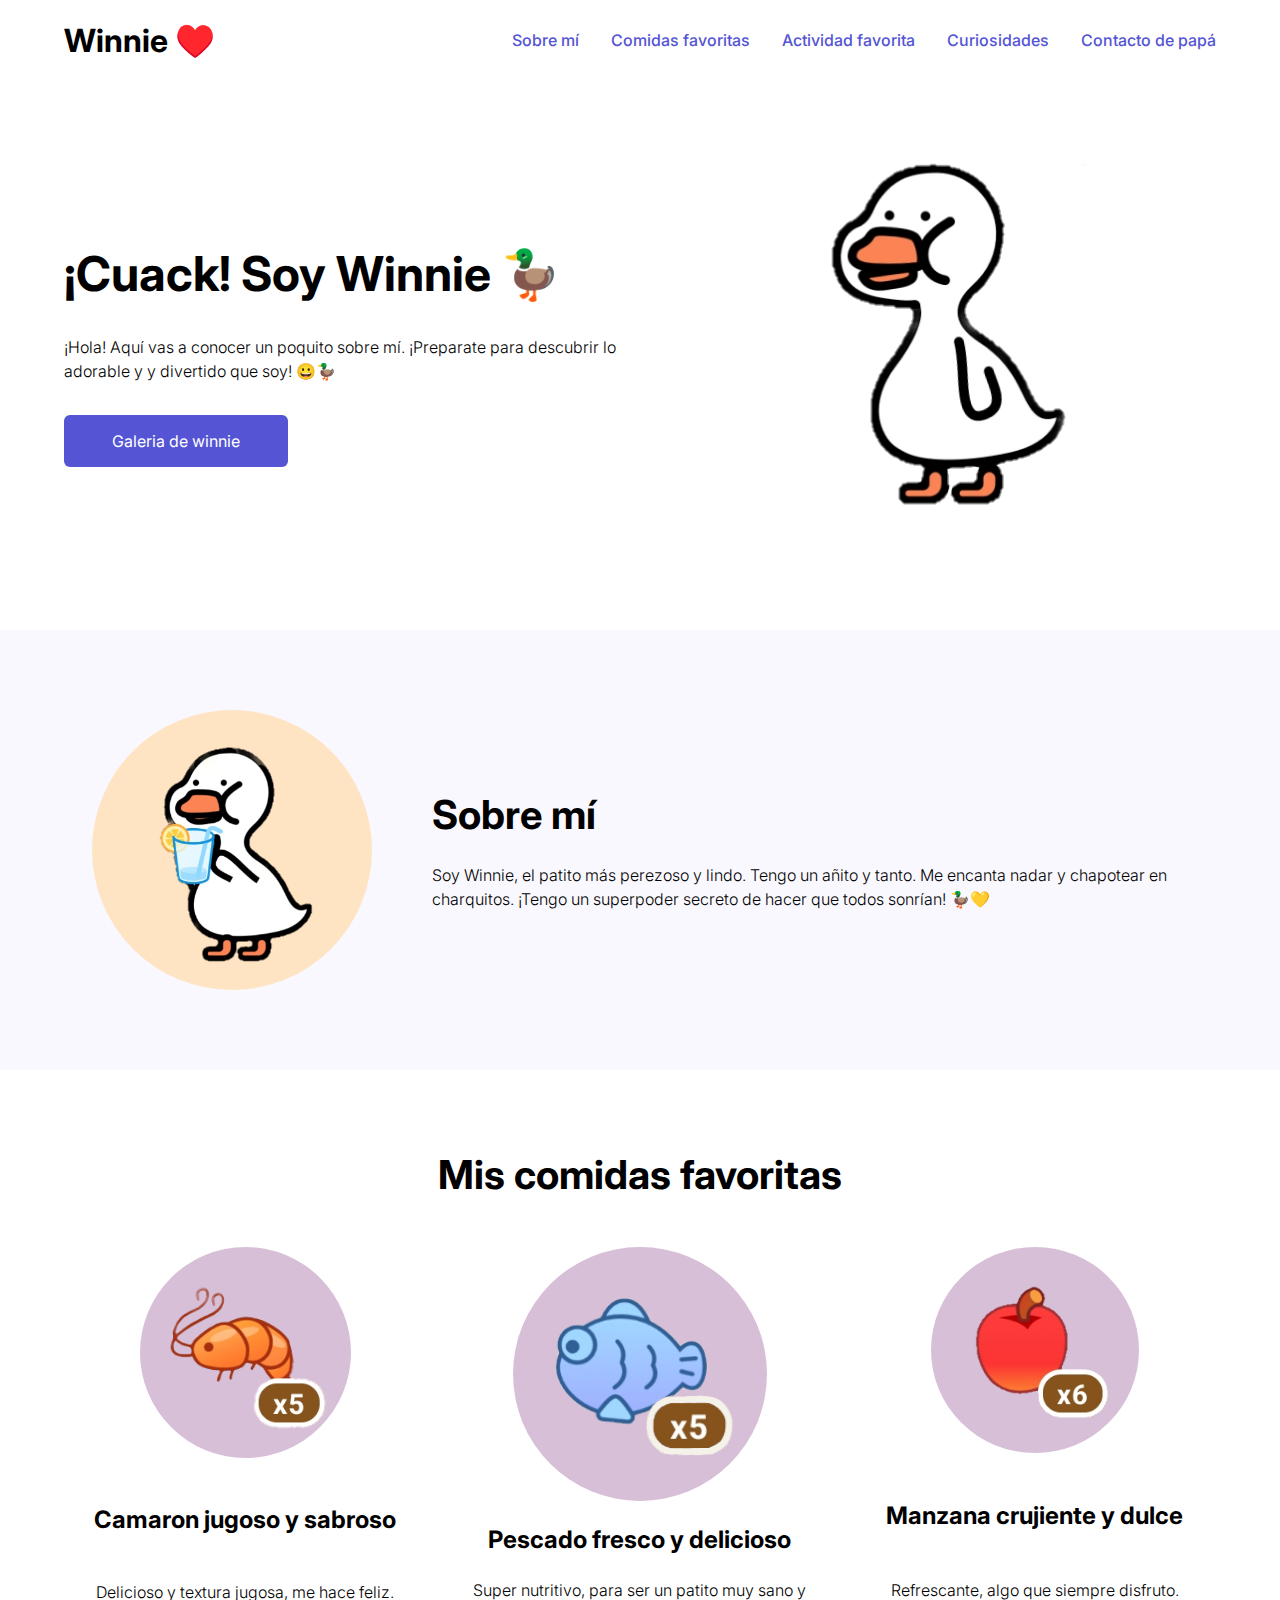
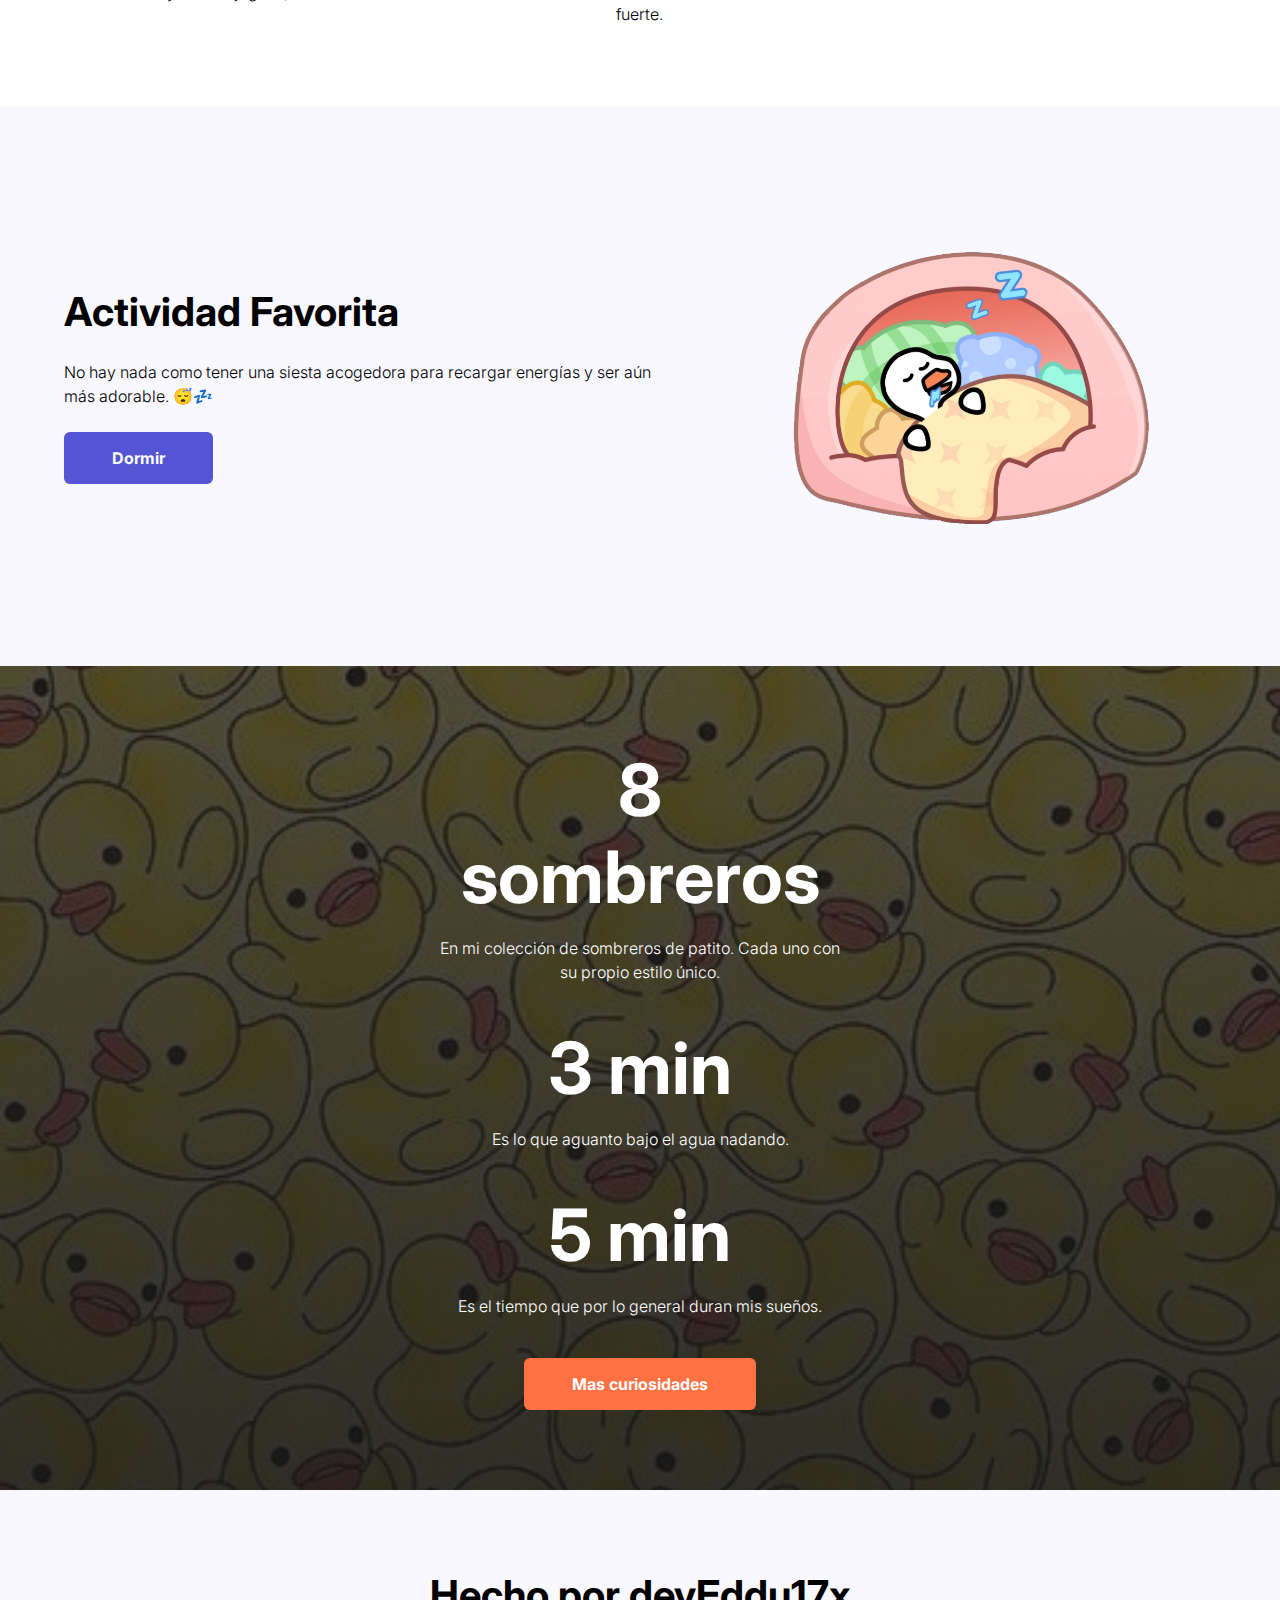
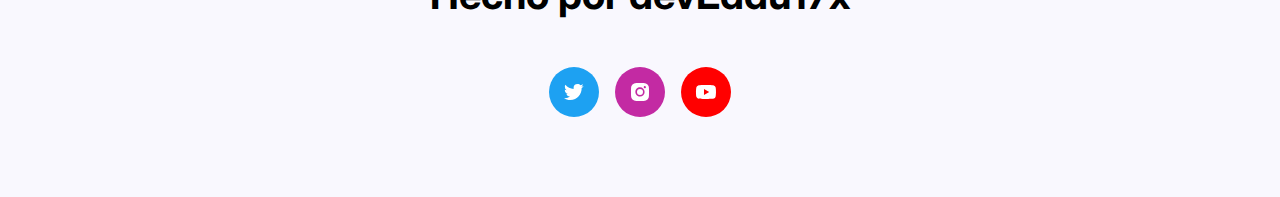
<file: index.html>
<!DOCTYPE html>
<html lang="en">

<head>
    <meta charset="UTF-8">
    <meta name="viewport" content="width=device-width, initial-scale=1.0">
    <title>Winnie | Blog</title>
    <link rel="stylesheet" href="css/style.css">
    <link rel="preconnect" href="https://fonts.googleapis.com">
    <link rel="preconnect" href="https://fonts.gstatic.com" crossorigin>
    <link href="https://fonts.googleapis.com/css2?family=Inter:wght@300;400;700&display=swap" rel="stylesheet">
</head>

<body>
    <header class="app">
        <nav class="nav container container-app">
            <h1>Winnie ♥️</h1>
            <ul class="nav-list">
                <li class="nav-item">
                    <a href="#sobre-mi" class="nav-link">Sobre mí</a>
                </li>
                <li class="nav-item">
                    <a href="#comidas-favoritas" class="nav-link">Comidas favoritas</a>
                </li>
                <li class="nav-item">
                    <a href="#actividad-favorita" class="nav-link">Actividad favorita</a>
                </li>
                <li class="nav-item">
                    <a href="#curiosidades" class="nav-link">Curiosidades</a>
                </li>
                <li class="nav-item">
                    <a href="#contacto" class="nav-link">Contacto de papá</a>
                </li>
            </ul>
            <img src="assets/menu.svg" class="nav-menu">
        </nav>

        <section class="app-main container container-app">
            <article class="app-texts">
                <h1 class="app-title">¡Cuack! Soy Winnie 🦆</h1>
                <p class="app-paragraph">
                    ¡Hola! Aquí vas a conocer un poquito sobre mí. ¡Preparate para descubrir lo adorable y y divertido
                    que soy! 😀🦆
                </p>
                <a class=app-cta href="#">Galeria de winnie</a>
            </article>
            <figure class="app-figure">
                <img src="assets/winnie.png" alt="" class="app-img">
            </figure>
        </section>
    </header>
    <main class="main">
        <section class="about" id="sobre-mi">
            <article class="about-container container">
                <figure class="about-figure">
                    <img src="assets/winnie-agua.png" class="about-img">
                </figure>
                <div class="about-texts">
                    <h2 class=subtitle>Sobre mí</h2>
                    <p class="paragraph">
                        Soy Winnie, el patito más perezoso y lindo.
                        Tengo un añito y tanto. Me encanta nadar y chapotear en charquitos.
                        ¡Tengo un superpoder secreto de hacer que todos sonrían! 🦆💛
                    </p>
                </div>
            </article>
        </section>

        <section class="foods container" id="comidas-favoritas">
            <h2 class="subtitle">Mis comidas favoritas</h2>
            <div class="foods-articles">
                <article class="foods-article">
                    <img src="assets/camaron.png" alt="" class="foods-img">
                    <h2 class="foods-title">Camaron jugoso y sabroso</h2>
                    <p class="paragraph">Delicioso y textura jugosa, me hace feliz.</p>
                </article>
                <article class="foods-article">
                    <img src="assets/pescado.png" alt="" class="foods-img">
                    <h2 class="foods-title">Pescado fresco y delicioso</h2>
                    <p class="paragraph">Super nutritivo, para ser un patito muy sano y fuerte.</p>
                </article>
                <article class="foods-article">
                    <img src="assets/manzana.png" alt="" class="foods-img">
                    <h2 class="foods-title">Manzana crujiente y dulce</h2>
                    <p class="paragraph">Refrescante, algo que siempre disfruto.</p>
                </article>
            </div>
        </section>

        <section class="activity" id="actividad-favorita">
            <div class="activity-main container">
                <article class="activity-texts">
                    <h1 class="subtitle">Actividad Favorita</h1>
                    <p class=paragraph>No hay nada como tener una siesta acogedora para recargar energías y ser aún más
                        adorable. 😴💤</p>
                    <a href="#" class="activity-cta">Dormir</a>
                </article>
                <figure class="activity-figure">
                    <img src="assets/durmiendo.png " class="activity-img">
                </figure>
            </div>
        </section>

        <section class="curiosities" id="curiosidades">
            <div class="curiosities-container container">
                <article class="curiosities-item">
                    <h3 class="curiosities-title">8 sombreros</h3>
                    <p class=paragraph>En mi colección de sombreros de patito. Cada uno con su propio estilo único.</p>
                </article>
                <article class="curiosities-item">
                    <h3 class="curiosities-title">3 min</h3>
                    <p class=paragraph>Es lo que aguanto bajo el agua nadando.</p>
                </article>
                <article class="curiosities-item">
                    <h3 class="curiosities-title">5 min</h3>
                    <p class=paragraph>Es el tiempo que por lo general duran mis sueños.</p>
                </article>
                <a class=curiosities-cta href="#curiosidades">Mas curiosidades</a>
            </div>
        </section>

    </main>
    <footer class="footer" id="contacto">
        <section class="footer-container container">
            <h2 class="subtitle">Hecho por devEddu17x</h2>
            <ul class="footer-contact">
                <li class="footer-item">
                    <a href="#contacto" class="footer-link">
                        <img src="assets/twitter.svg" alt="">
                    </a>
                </li>
                <li class="footer-item">
                    <a href="#contacto" class="footer-link">
                        <img src="assets/instagram.svg" alt="">
                    </a>
                </li>
                <li class="footer-item">
                    <a href="#contacto" class="footer-link">
                        <img src="assets/youtube.svg" alt="">
                    </a>
                </li>
            </ul>
        </section>
    </footer>
    <script src="js/app.js"></script>
</body>

</html>
</file>
<file: css/style.css>
*{
    margin: 0;
    box-sizing: border-box;
}

:root{
    scroll-behavior: smooth;
    --orange: #ff7143;
    --blue: #5454d4;
    --background: #f9f8fe;
}

body{
    font-family: 'Inter', sans-serif;
}

.container{
    width: 90%;
    max-width: 1200px;
    margin: 0 auto;
    overflow: hidden;
    padding: 80px 0;
}

.container-app{
    padding: 0;
}

.nav{
    height: 80px;
    display: flex;
    align-items: center;
    justify-content: space-between;
}

.nav-menu{
    background-color: var(--blue);
    width: 35px;
    cursor: pointer;
    z-index: 100;
    border-radius: 6px;
}

.nav-list{
    position: absolute;
    top: 0;
    left: 0;
    bottom: 0;
    right: 0;
    background-color: var(--blue);
    padding: 80px 0;
    display: grid;
    place-content: center;
    list-style: none;
    text-align: center;
    gap: 2.5rem;
    transform:  translate(100%);
    transition: transform 0.3s;
}

.nav-list-show{
    transform: translate(0);
}

.nav-link{
    text-decoration: none;
    color: white;
    font-weight: 500;
}

/* app-main */

.app-main{
    display: flex;
    flex-direction: column;
    gap: 40px;
}

.app-figure{
    order: -1;
    padding: 20px 0;
}

.app-img{
    width: 100%;
    display: block;
    max-width: 400px;
    margin: 0 auto;
}

.app-texts{
    display: grid;
    gap: 1.5rem;
    text-align: center;
    padding-bottom: 70px;
}

.app-title{
    font-size: 3rem;
}

.app-paragraph{
    line-height: 1.5;
    font-weight: 300;
    margin-bottom: .5rem;
}

.app-cta{
    background-color: var(--blue);
    text-decoration: none;
    color: white;
    padding: 1em 3em;
    justify-self: center;
    border-radius: 6px;
}

.about{
    background-color: var(--background);
}

.about-container{
    display: flex;
    flex-direction: column;
    gap: 2rem;
}

.about-img{
    display: block;
    margin: 0 auto;
    width: 90%;
    max-width: 280px;
    aspect-ratio: 1/1;
    object-fit: cover;
    object-position: top;
    background-color: bisque;
    /* futura sombra */
    /* box-shadow: ; */
    border-radius: 50%;
}

.about-texts{
    text-align: center;
    display: grid;
    gap: 1.5rem;
}

.subtitle{
    text-align: center;
    font-size: 2.1rem;
}

.paragraph{
    line-height: 1.5;
    font-weight: 300;
}

/* foods */

.foods-articles{
    margin-top: 3rem;
    display: grid;
    gap: 3rem;
}

.foods-article{
    text-align: center;
    max-width: 500px;
    margin: 0 auto;
    display: grid;
    gap: 1rem;
}

.foods-img{
    width: 70%;
    margin: 0 auto;
    display: block;
    border-radius: 50%;
    background-color: thistle;
    /* falta la sombra */
}

/* activity */

.activity{
    background-color: var(--background);
    text-align: center;
}

.activity-img{
    width: 100%;
    max-width: 280px;
    margin: 0 auto;
    display: block;
}

.activity-texts{
    display: grid;
    gap: 1.5rem;
    margin-bottom: 3rem;
}

.activity-cta{
    background-color: var(--blue);
    color: white;
    padding: 1em 3em;
    text-decoration: none;
    justify-self: center;
    border-radius: 6px;
    font-weight: 700;
}

.curiosities{
    background-image: linear-gradient(#19181bc0, #171719e3), url(../assets/fondo.jpg);
    background-size: cover;
    background-position: center;
    color: white;
    text-align: center;
}

.curiosities-container{
    display: grid;
    gap: 2.5rem;
}

.curiosities-item{
    width: 90%;
    max-width: 400px;
    margin: 0 auto;
}

.curiosities-title{
    font-size: 3rem;
    margin-bottom: 1rem;
}

.curiosities-cta{
    text-decoration: none;
    color: white;
    background-color: var(--orange);
    padding: 1rem 3rem;
    justify-self: center;
    border-radius: 6px;
    font-weight: 700;
}

.footer{
    background-color: var(--background);
}

.footer-contact{
    display: flex;
    justify-content: center;
    gap: 1rem;
    list-style: none;
    padding: 0;
    margin-top: 3rem;
}

.footer-link {
    background-color: var(--color);
    display: flex;
    align-items: center;
    justify-content: center;
    width: 50px;
    height: 50px;
    border-radius: 50%;
}

.footer-item:nth-of-type(1) {
    --color: #1da1f2;
}

.footer-item:nth-of-type(2) {
    --color: #c32aa3;
}

.footer-item:nth-of-type(3) {
    --color: #ff0000;
}

.footer-img {
    width: 28px;
}

@media (min-width:768px) {

    .nav-menu {
        display: none;
    }

    .nav-list {
        position: static;
        background-color: transparent;
        padding: 0;

        display: flex;
        gap: 2rem;

        list-style: none;

        transform: unset;
        transition: none;
    }

    .nav-list-show {
        transform: unset;
    }

    .nav-link {
        color: var(--blue);
    }

    .app-main {
        flex-direction: row;
        gap: 40px;
        min-height: 550px;
        align-items: center;
    }

    .app-figure {
        order: 0;
        padding: 0;
        width: 46%;
    }

    .app-img {
        max-width: 450px;
    }

    .app-texts {
        width: 54%;
        text-align: start;
        gap: 2rem;
        padding-bottom: 0;
    }

    .app-title {
        font-size: 3rem;
    }

    .app-paragraph {
        margin-bottom: 0;
    }

    .app-cta {
        justify-self: start;
    }


    .about-container {
        flex-direction: row;
        gap: 2rem;

    }

    .about-figure{
        width: 30%;
    }

    .about-img {
        width: 100%;
    }

    .about-texts {
        width: 70%;
        text-align: start;
        place-content: center;
    }

    .subtitle {
        text-align: inherit;
        font-size: 2.5rem;
    }


    .foods{
        text-align: center;
    }

    .foods-articles {
        gap: 2rem;
        grid-auto-flow: column;
        grid-auto-columns: 1fr;
    }

    .foods-article {
        gap: 1.5rem;
    }

    .activity {
        text-align: start;
    }

    .activity-main{
        display: flex;
        gap: 3rem;
        align-items: center;
    }

    .activity-figure{
        width: 45%;
    }
    
    .activity-img {
        max-width: 400px;
    }
    
    .activity-texts {
        width: 55%;
        place-content: center;
        margin-bottom: 0;
    }
    
    .activity-cta {
        justify-self: start;
    }
    
    .curiosities-title {
        font-size: 4.5rem;
        margin-bottom: 1rem;
    }
    
    .footer {
        text-align: center;
    }

}
</file>
